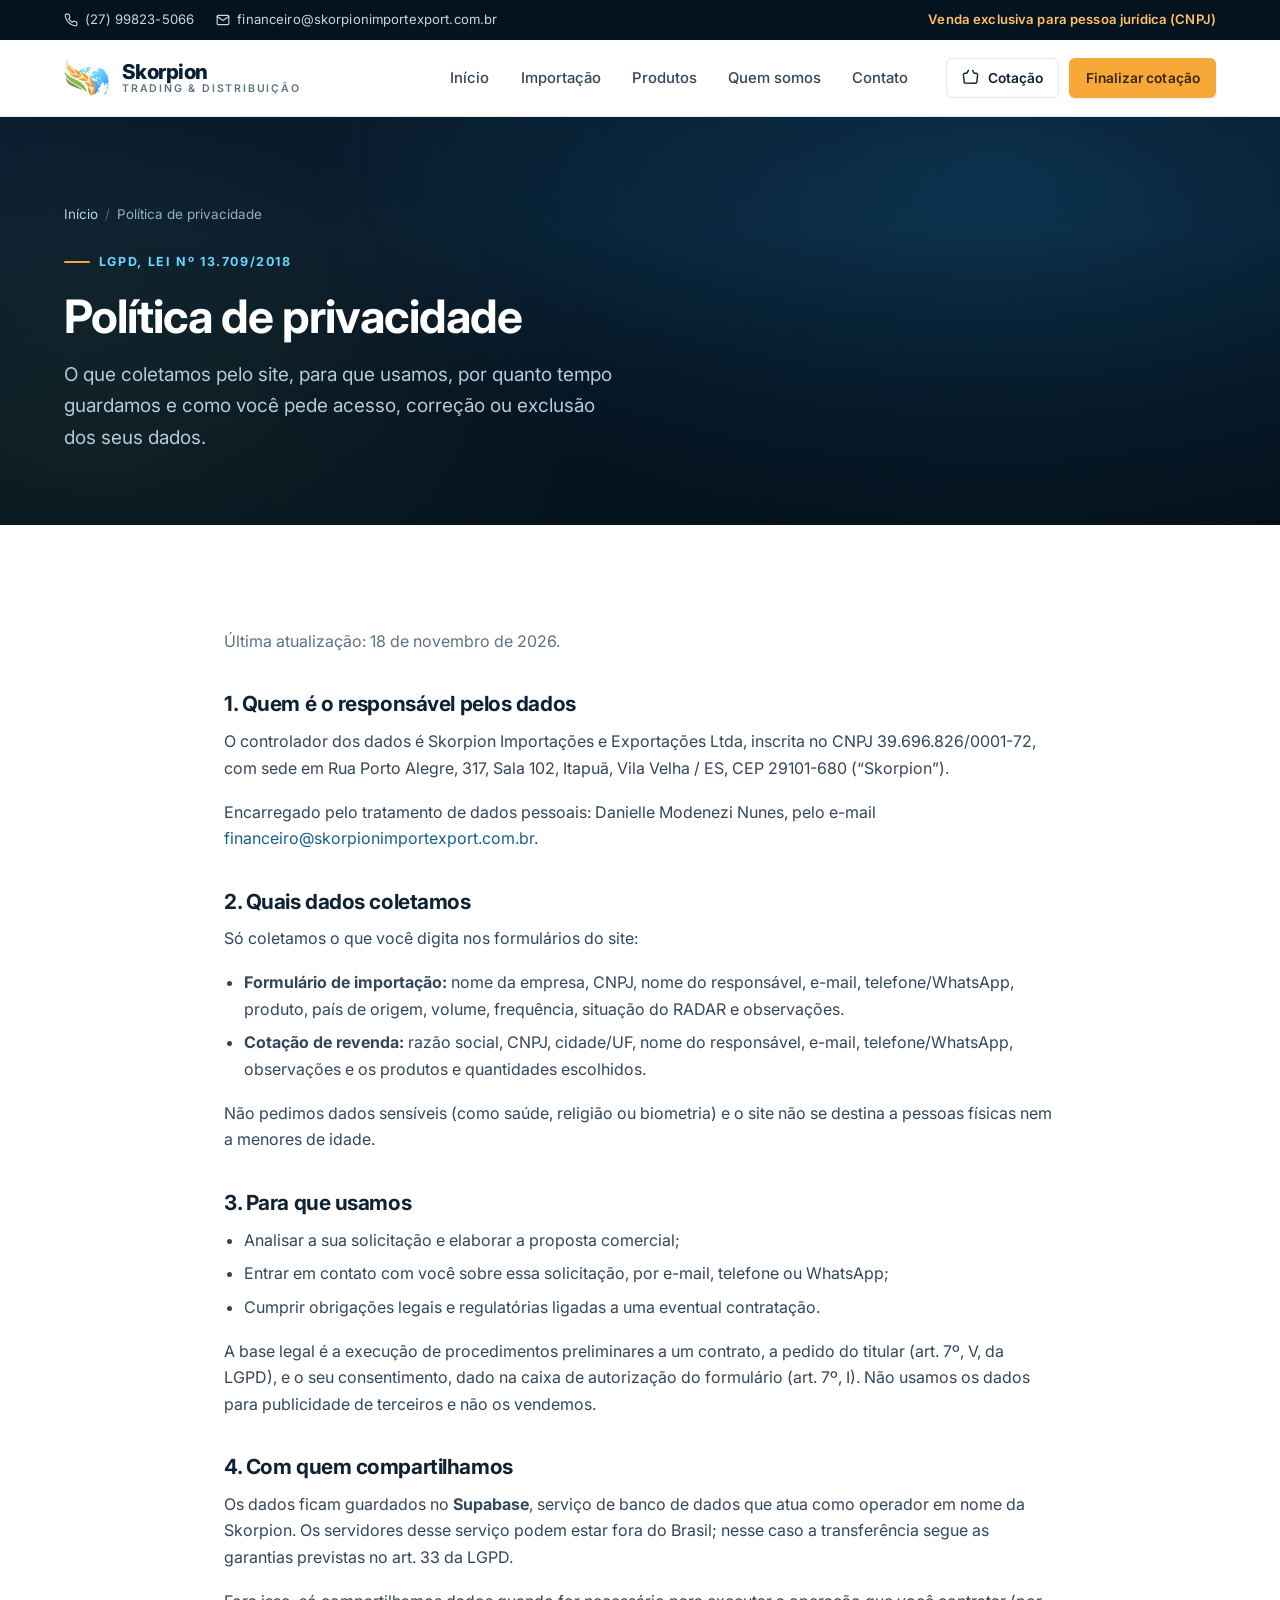
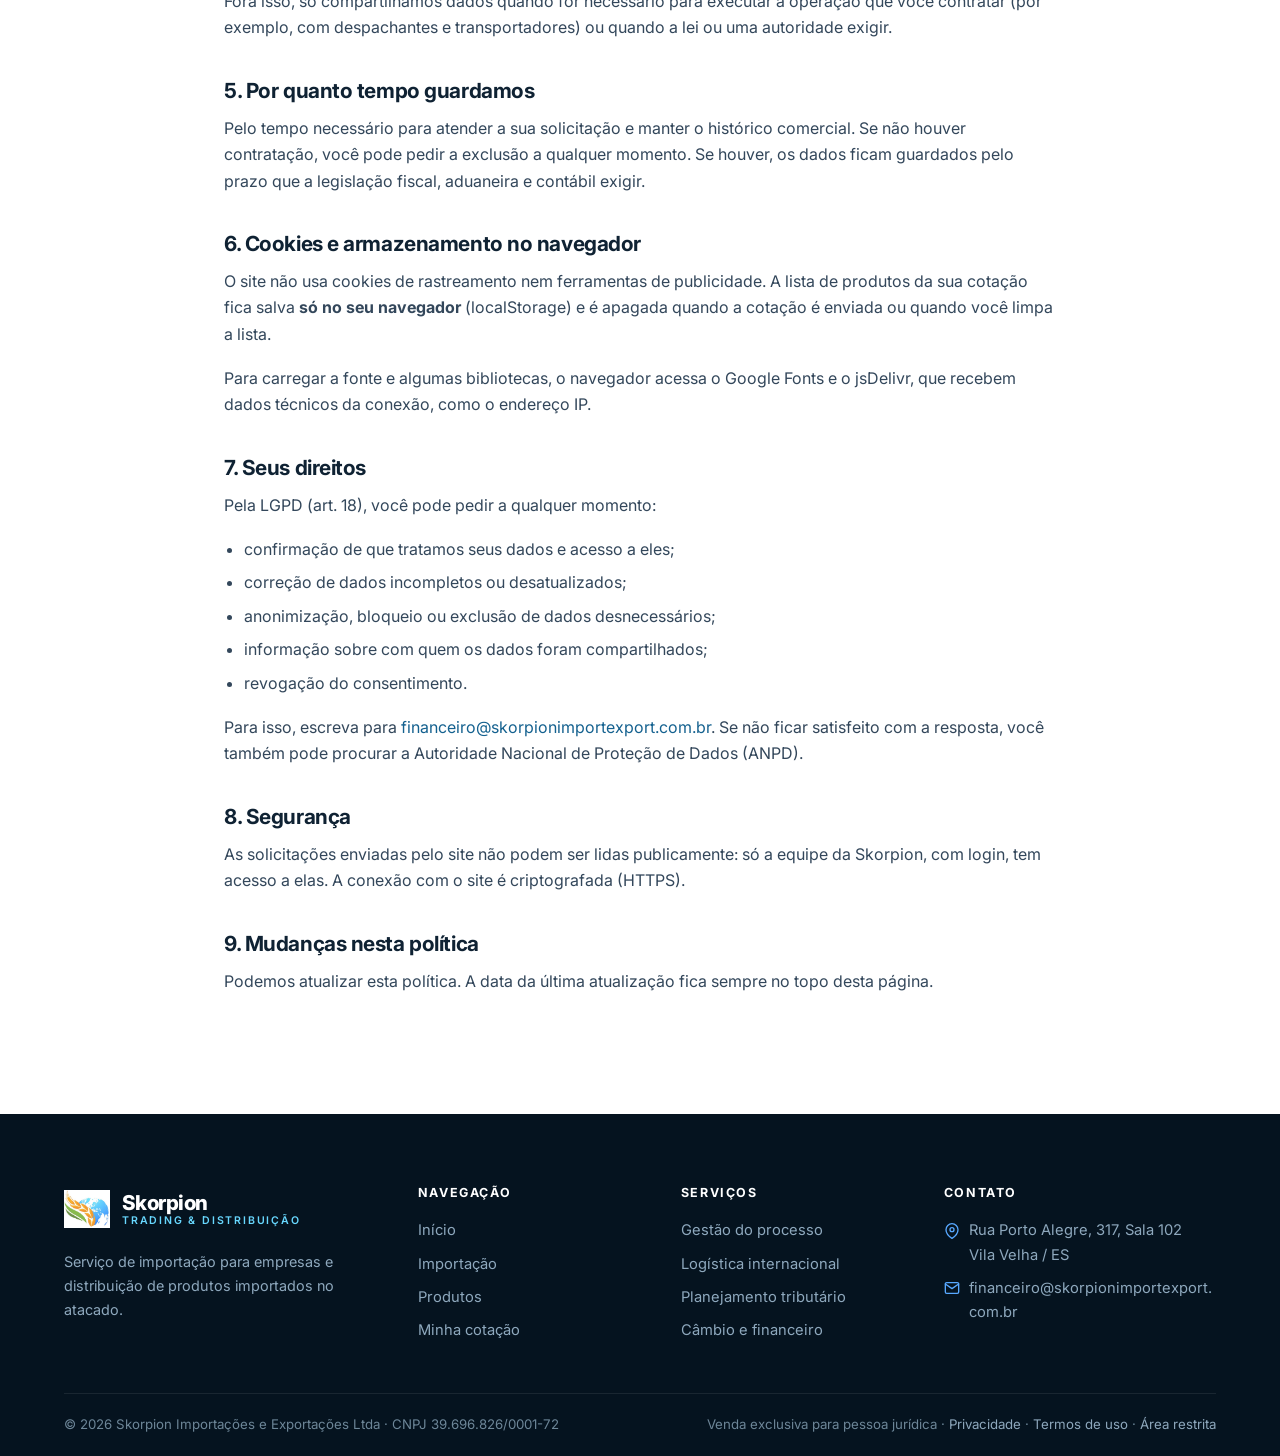
<file: privacidade.html>
<!DOCTYPE html>
<html lang="pt-BR">
<head>
<meta charset="UTF-8">
<meta name="viewport" content="width=device-width, initial-scale=1">
<title>Política de privacidade | Skorpion</title>
<meta name="description" content="Como a Skorpion coleta, usa, guarda e protege os dados enviados pelos formulários do site, e como exercer seus direitos pela LGPD.">
<meta name="theme-color" content="#0a2135">
<meta property="og:type" content="website">
<meta property="og:locale" content="pt_BR">
<meta property="og:site_name" content="Skorpion">
<meta property="og:title" content="Política de privacidade | Skorpion">
<meta property="og:description" content="Como a Skorpion trata os dados enviados pelo site, conforme a LGPD.">
<meta property="og:url" content="https://skorpionimportexport.com.br/privacidade.html">
<meta property="og:image" content="https://skorpionimportexport.com.br/assets/img/logo.jpg">
<meta name="twitter:card" content="summary">
<link rel="icon" href="assets/img/logo.jpg">
<link rel="preconnect" href="https://fonts.googleapis.com">
<link rel="preconnect" href="https://fonts.gstatic.com" crossorigin>
<link href="https://fonts.googleapis.com/css2?family=Inter:wght@400;500;600;700;800&display=swap" rel="stylesheet">
<link rel="stylesheet" href="assets/css/style.css">
</head>
<body>
<a class="skip-link" href="#conteudo-principal">Pular para o conteúdo</a>

<div class="topbar">
  <div class="container">
    <div class="topbar-info">
      <a data-emp-link="tel" href="#">
        <svg width="14" height="14" viewBox="0 0 24 24" fill="none" stroke="currentColor" stroke-width="2" stroke-linecap="round" stroke-linejoin="round"><path d="M22 16.92v3a2 2 0 0 1-2.18 2 19.79 19.79 0 0 1-8.63-3.07 19.5 19.5 0 0 1-6-6 19.79 19.79 0 0 1-3.07-8.67A2 2 0 0 1 4.11 2h3a2 2 0 0 1 2 1.72c.13.96.36 1.9.7 2.81a2 2 0 0 1-.45 2.11L8.09 9.91a16 16 0 0 0 6 6l1.27-1.27a2 2 0 0 1 2.11-.45c.9.34 1.85.57 2.81.7A2 2 0 0 1 22 16.92z"/></svg>
        <span data-emp="telefone"></span>
      </a>
      <a data-emp-link="email" href="#">
        <svg width="14" height="14" viewBox="0 0 24 24" fill="none" stroke="currentColor" stroke-width="2" stroke-linecap="round" stroke-linejoin="round"><path d="M4 4h16c1.1 0 2 .9 2 2v12c0 1.1-.9 2-2 2H4c-1.1 0-2-.9-2-2V6c0-1.1.9-2 2-2z"/><polyline points="22,6 12,13 2,6"/></svg>
        <span data-emp="email"></span>
      </a>
    </div>
    <div class="topbar-tag">Venda exclusiva para pessoa jurídica (CNPJ)</div>
  </div>
</div>

<header class="site-header">
  <div class="container">
    <a class="brand" href="index.html">
      <img src="assets/img/logo.jpg" alt="Skorpion">
      <span class="brand-text">
        <span class="brand-name">Skorpion</span>
        <span class="brand-tag">Trading &amp; Distribuição</span>
      </span>
    </a>
    <button class="nav-toggle" aria-label="Abrir menu" aria-expanded="false"><span></span></button>
    <nav class="nav">
      <a href="index.html">Início</a>
      <a href="importacao.html">Importação</a>
      <a href="produtos.html">Produtos</a>
      <a href="index.html#quem-somos">Quem somos</a>
      <a href="index.html#contato">Contato</a>
    </nav>
    <div class="header-actions">
      <a class="btn btn--outline btn--sm cart-link" href="cotacao.html" aria-label="Minha cotação">
        <svg width="17" height="17" viewBox="0 0 24 24" fill="none" stroke="currentColor" stroke-width="2" stroke-linecap="round" stroke-linejoin="round"><path d="M9 2 7 6H4a2 2 0 0 0-2 2.2l1 10A2 2 0 0 0 5 20h14a2 2 0 0 0 2-1.8l1-10A2 2 0 0 0 20 6h-3l-2-4"/></svg>
        <span>Cotação</span>
        <span class="cart-count" data-cart-count>0</span>
      </a>
      <a class="btn btn--amber btn--sm" href="cotacao.html">Finalizar cotação</a>
    </div>
  </div>
</header>
<div id="conteudo-principal" tabindex="-1"></div>

<section class="hero hero--page">
  <div class="container">
    <div class="hero-inner">
      <nav class="breadcrumb"><a href="index.html">Início</a><span>/</span>Política de privacidade</nav>
      <span class="eyebrow">LGPD, Lei nº 13.709/2018</span>
      <h1>Política de privacidade</h1>
      <p class="hero-sub">
        O que coletamos pelo site, para que usamos, por quanto tempo guardamos e como
        você pede acesso, correção ou exclusão dos seus dados.
      </p>
    </div>
  </div>
</section>

<main class="section">
  <div class="container container--narrow legal">

    <p class="muted">Última atualização: 18 de novembro de 2026.</p>

    <h2>1. Quem é o responsável pelos dados</h2>
    <p>
      O controlador dos dados é <span data-emp="razaoSocial"></span>, inscrita no CNPJ
      <span data-emp="cnpj"></span>, com sede em <span data-emp="endereco"></span>,
      <span data-emp="bairro"></span>, <span data-emp="cidadeUf"></span>,
      <span data-emp="cep"></span> (“Skorpion”).
    </p>
    <p>
      Encarregado pelo tratamento de dados pessoais: <span data-emp="encarregado"></span>,
      pelo e-mail <a data-emp-link="email" href="#"><span data-emp="email"></span></a>.
    </p>

    <h2>2. Quais dados coletamos</h2>
    <p>Só coletamos o que você digita nos formulários do site:</p>
    <ul>
      <li>
        <strong>Formulário de importação:</strong> nome da empresa, CNPJ, nome do responsável,
        e-mail, telefone/WhatsApp, produto, país de origem, volume, frequência, situação do
        RADAR e observações.
      </li>
      <li>
        <strong>Cotação de revenda:</strong> razão social, CNPJ, cidade/UF, nome do
        responsável, e-mail, telefone/WhatsApp, observações e os produtos e quantidades
        escolhidos.
      </li>
    </ul>
    <p>
      Não pedimos dados sensíveis (como saúde, religião ou biometria) e o site não se
      destina a pessoas físicas nem a menores de idade.
    </p>

    <h2>3. Para que usamos</h2>
    <ul>
      <li>Analisar a sua solicitação e elaborar a proposta comercial;</li>
      <li>Entrar em contato com você sobre essa solicitação, por e-mail, telefone ou WhatsApp;</li>
      <li>Cumprir obrigações legais e regulatórias ligadas a uma eventual contratação.</li>
    </ul>
    <p>
      A base legal é a execução de procedimentos preliminares a um contrato, a pedido do
      titular (art. 7º, V, da LGPD), e o seu consentimento, dado na caixa de autorização do
      formulário (art. 7º, I). Não usamos os dados para publicidade de terceiros e não os
      vendemos.
    </p>

    <h2>4. Com quem compartilhamos</h2>
    <p>
      Os dados ficam guardados no <strong>Supabase</strong>, serviço de banco de dados que
      atua como operador em nome da Skorpion. Os servidores desse serviço podem estar fora
      do Brasil; nesse caso a transferência segue as garantias previstas no art. 33 da LGPD.
    </p>
    <p>
      Fora isso, só compartilhamos dados quando for necessário para executar a operação
      que você contratar (por exemplo, com despachantes e transportadores) ou quando a lei
      ou uma autoridade exigir.
    </p>

    <h2>5. Por quanto tempo guardamos</h2>
    <p>
      Pelo tempo necessário para atender a sua solicitação e manter o histórico comercial.
      Se não houver contratação, você pode pedir a exclusão a qualquer momento. Se houver,
      os dados ficam guardados pelo prazo que a legislação fiscal, aduaneira e contábil exigir.
    </p>

    <h2>6. Cookies e armazenamento no navegador</h2>
    <p>
      O site não usa cookies de rastreamento nem ferramentas de publicidade. A lista de
      produtos da sua cotação fica salva <strong>só no seu navegador</strong> (localStorage)
      e é apagada quando a cotação é enviada ou quando você limpa a lista.
    </p>
    <p>
      Para carregar a fonte e algumas bibliotecas, o navegador acessa o Google Fonts e o
      jsDelivr, que recebem dados técnicos da conexão, como o endereço IP.
    </p>

    <h2>7. Seus direitos</h2>
    <p>Pela LGPD (art. 18), você pode pedir a qualquer momento:</p>
    <ul>
      <li>confirmação de que tratamos seus dados e acesso a eles;</li>
      <li>correção de dados incompletos ou desatualizados;</li>
      <li>anonimização, bloqueio ou exclusão de dados desnecessários;</li>
      <li>informação sobre com quem os dados foram compartilhados;</li>
      <li>revogação do consentimento.</li>
    </ul>
    <p>
      Para isso, escreva para <a data-emp-link="email" href="#"><span data-emp="email"></span></a>.
      Se não ficar satisfeito com a resposta, você também pode procurar a Autoridade Nacional
      de Proteção de Dados (ANPD).
    </p>

    <h2>8. Segurança</h2>
    <p>
      As solicitações enviadas pelo site não podem ser lidas publicamente: só a equipe da
      Skorpion, com login, tem acesso a elas. A conexão com o site é criptografada (HTTPS).
    </p>

    <h2>9. Mudanças nesta política</h2>
    <p>
      Podemos atualizar esta política. A data da última atualização fica sempre no topo
      desta página.
    </p>

  </div>
</main>

<footer class="site-footer">
  <div class="container">
    <div class="footer-grid">
      <div class="footer-about">
        <a class="brand" href="index.html">
          <img src="assets/img/logo.jpg" alt="Skorpion">
          <span class="brand-text">
            <span class="brand-name">Skorpion</span>
            <span class="brand-tag">Trading &amp; Distribuição</span>
          </span>
        </a>
        <p>Serviço de importação para empresas e distribuição de produtos importados no atacado.</p>
      </div>
      <div>
        <h5>Navegação</h5>
        <ul>
          <li><a href="index.html">Início</a></li>
          <li><a href="importacao.html">Importação</a></li>
          <li><a href="produtos.html">Produtos</a></li>
          <li><a href="cotacao.html">Minha cotação</a></li>
        </ul>
      </div>
      <div>
        <h5>Serviços</h5>
        <ul>
          <li><a href="importacao.html#servicos">Gestão do processo</a></li>
          <li><a href="importacao.html#servicos">Logística internacional</a></li>
          <li><a href="importacao.html#servicos">Planejamento tributário</a></li>
          <li><a href="importacao.html#servicos">Câmbio e financeiro</a></li>
        </ul>
      </div>
      <div>
        <h5>Contato</h5>
        <ul class="footer-contact">
          <li>
            <svg viewBox="0 0 24 24" fill="none" stroke="currentColor" stroke-width="2" stroke-linecap="round" stroke-linejoin="round"><path d="M21 10c0 7-9 13-9 13s-9-6-9-13a9 9 0 0 1 18 0z"/><circle cx="12" cy="10" r="3"/></svg>
            <span><span data-emp="endereco"></span><br><span data-emp="cidadeUf"></span></span>
          </li>
          <li>
            <svg viewBox="0 0 24 24" fill="none" stroke="currentColor" stroke-width="2" stroke-linecap="round" stroke-linejoin="round"><path d="M4 4h16c1.1 0 2 .9 2 2v12c0 1.1-.9 2-2 2H4c-1.1 0-2-.9-2-2V6c0-1.1.9-2 2-2z"/><polyline points="22,6 12,13 2,6"/></svg>
            <a data-emp-link="email" href="#"><span data-emp="email"></span></a>
          </li>
        </ul>
      </div>
    </div>
    <div class="footer-bottom">
      <span>© <span data-ano></span> <span data-emp="razaoSocial"></span> · CNPJ <span data-emp="cnpj"></span></span>
      <span>Venda exclusiva para pessoa jurídica · <a href="privacidade.html">Privacidade</a> · <a href="termos.html">Termos de uso</a> · <a href="admin.html">Área restrita</a></span>
    </div>
  </div>
</footer>

<script src="assets/js/config.js"></script>
<script src="assets/js/app.js"></script>
</body>
</html>
</file>
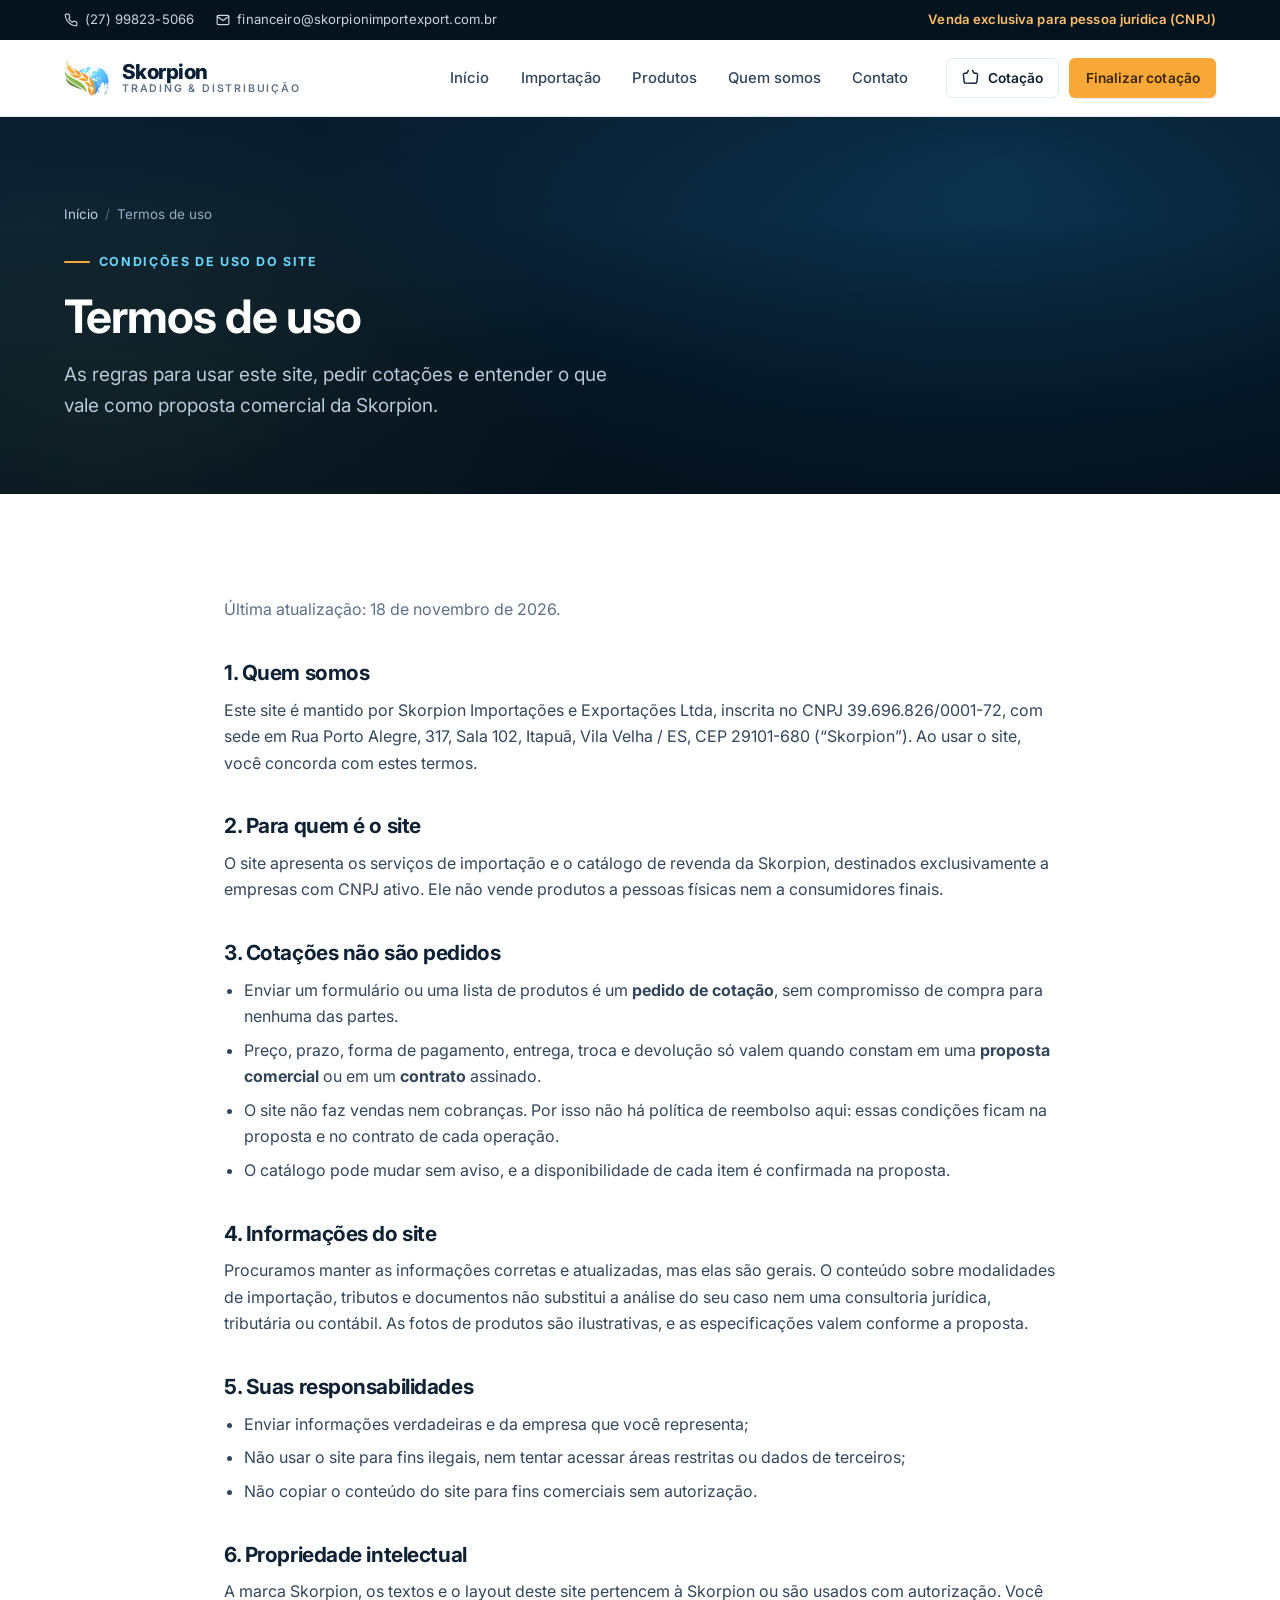
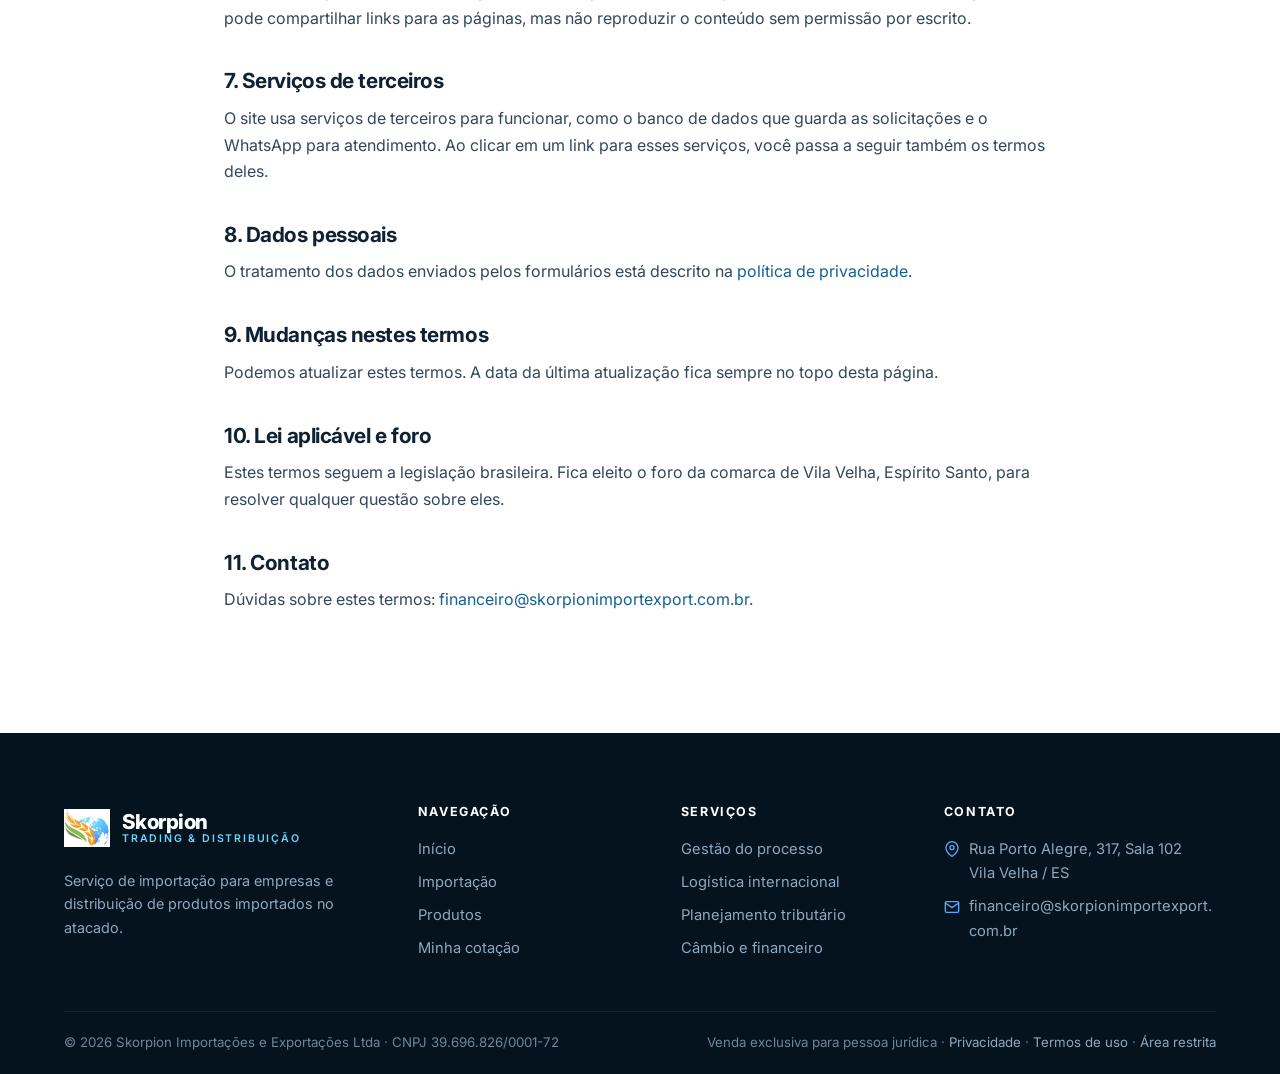
<file: termos.html>
<!DOCTYPE html>
<html lang="pt-BR">
<head>
<meta charset="UTF-8">
<meta name="viewport" content="width=device-width, initial-scale=1">
<title>Termos de uso | Skorpion</title>
<meta name="description" content="Regras de uso do site da Skorpion: pedidos de cotação, propostas comerciais, responsabilidades e lei aplicável.">
<meta name="theme-color" content="#0a2135">
<meta property="og:type" content="website">
<meta property="og:locale" content="pt_BR">
<meta property="og:site_name" content="Skorpion">
<meta property="og:title" content="Termos de uso | Skorpion">
<meta property="og:description" content="Regras de uso do site da Skorpion e o que vale como proposta comercial.">
<meta property="og:url" content="https://skorpionimportexport.com.br/termos.html">
<meta property="og:image" content="https://skorpionimportexport.com.br/assets/img/logo.jpg">
<meta name="twitter:card" content="summary">
<link rel="icon" href="assets/img/logo.jpg">
<link rel="preconnect" href="https://fonts.googleapis.com">
<link rel="preconnect" href="https://fonts.gstatic.com" crossorigin>
<link href="https://fonts.googleapis.com/css2?family=Inter:wght@400;500;600;700;800&display=swap" rel="stylesheet">
<link rel="stylesheet" href="assets/css/style.css">
</head>
<body>
<a class="skip-link" href="#conteudo-principal">Pular para o conteúdo</a>

<div class="topbar">
  <div class="container">
    <div class="topbar-info">
      <a data-emp-link="tel" href="#">
        <svg width="14" height="14" viewBox="0 0 24 24" fill="none" stroke="currentColor" stroke-width="2" stroke-linecap="round" stroke-linejoin="round"><path d="M22 16.92v3a2 2 0 0 1-2.18 2 19.79 19.79 0 0 1-8.63-3.07 19.5 19.5 0 0 1-6-6 19.79 19.79 0 0 1-3.07-8.67A2 2 0 0 1 4.11 2h3a2 2 0 0 1 2 1.72c.13.96.36 1.9.7 2.81a2 2 0 0 1-.45 2.11L8.09 9.91a16 16 0 0 0 6 6l1.27-1.27a2 2 0 0 1 2.11-.45c.9.34 1.85.57 2.81.7A2 2 0 0 1 22 16.92z"/></svg>
        <span data-emp="telefone"></span>
      </a>
      <a data-emp-link="email" href="#">
        <svg width="14" height="14" viewBox="0 0 24 24" fill="none" stroke="currentColor" stroke-width="2" stroke-linecap="round" stroke-linejoin="round"><path d="M4 4h16c1.1 0 2 .9 2 2v12c0 1.1-.9 2-2 2H4c-1.1 0-2-.9-2-2V6c0-1.1.9-2 2-2z"/><polyline points="22,6 12,13 2,6"/></svg>
        <span data-emp="email"></span>
      </a>
    </div>
    <div class="topbar-tag">Venda exclusiva para pessoa jurídica (CNPJ)</div>
  </div>
</div>

<header class="site-header">
  <div class="container">
    <a class="brand" href="index.html">
      <img src="assets/img/logo.jpg" alt="Skorpion">
      <span class="brand-text">
        <span class="brand-name">Skorpion</span>
        <span class="brand-tag">Trading &amp; Distribuição</span>
      </span>
    </a>
    <button class="nav-toggle" aria-label="Abrir menu" aria-expanded="false"><span></span></button>
    <nav class="nav">
      <a href="index.html">Início</a>
      <a href="importacao.html">Importação</a>
      <a href="produtos.html">Produtos</a>
      <a href="index.html#quem-somos">Quem somos</a>
      <a href="index.html#contato">Contato</a>
    </nav>
    <div class="header-actions">
      <a class="btn btn--outline btn--sm cart-link" href="cotacao.html" aria-label="Minha cotação">
        <svg width="17" height="17" viewBox="0 0 24 24" fill="none" stroke="currentColor" stroke-width="2" stroke-linecap="round" stroke-linejoin="round"><path d="M9 2 7 6H4a2 2 0 0 0-2 2.2l1 10A2 2 0 0 0 5 20h14a2 2 0 0 0 2-1.8l1-10A2 2 0 0 0 20 6h-3l-2-4"/></svg>
        <span>Cotação</span>
        <span class="cart-count" data-cart-count>0</span>
      </a>
      <a class="btn btn--amber btn--sm" href="cotacao.html">Finalizar cotação</a>
    </div>
  </div>
</header>
<div id="conteudo-principal" tabindex="-1"></div>

<section class="hero hero--page">
  <div class="container">
    <div class="hero-inner">
      <nav class="breadcrumb"><a href="index.html">Início</a><span>/</span>Termos de uso</nav>
      <span class="eyebrow">Condições de uso do site</span>
      <h1>Termos de uso</h1>
      <p class="hero-sub">
        As regras para usar este site, pedir cotações e entender o que vale como
        proposta comercial da Skorpion.
      </p>
    </div>
  </div>
</section>

<main class="section">
  <div class="container container--narrow legal">

    <p class="muted">Última atualização: 18 de novembro de 2026.</p>

    <h2>1. Quem somos</h2>
    <p>
      Este site é mantido por <span data-emp="razaoSocial"></span>, inscrita no CNPJ
      <span data-emp="cnpj"></span>, com sede em <span data-emp="endereco"></span>,
      <span data-emp="bairro"></span>, <span data-emp="cidadeUf"></span>,
      <span data-emp="cep"></span> (“Skorpion”). Ao usar o site, você concorda com estes termos.
    </p>

    <h2>2. Para quem é o site</h2>
    <p>
      O site apresenta os serviços de importação e o catálogo de revenda da Skorpion,
      destinados exclusivamente a empresas com CNPJ ativo. Ele não vende produtos a
      pessoas físicas nem a consumidores finais.
    </p>

    <h2>3. Cotações não são pedidos</h2>
    <ul>
      <li>Enviar um formulário ou uma lista de produtos é um <strong>pedido de cotação</strong>, sem compromisso de compra para nenhuma das partes.</li>
      <li>Preço, prazo, forma de pagamento, entrega, troca e devolução só valem quando constam em uma <strong>proposta comercial</strong> ou em um <strong>contrato</strong> assinado.</li>
      <li>O site não faz vendas nem cobranças. Por isso não há política de reembolso aqui: essas condições ficam na proposta e no contrato de cada operação.</li>
      <li>O catálogo pode mudar sem aviso, e a disponibilidade de cada item é confirmada na proposta.</li>
    </ul>

    <h2>4. Informações do site</h2>
    <p>
      Procuramos manter as informações corretas e atualizadas, mas elas são gerais. O
      conteúdo sobre modalidades de importação, tributos e documentos não substitui a
      análise do seu caso nem uma consultoria jurídica, tributária ou contábil. As
      fotos de produtos são ilustrativas, e as especificações valem conforme a proposta.
    </p>

    <h2>5. Suas responsabilidades</h2>
    <ul>
      <li>Enviar informações verdadeiras e da empresa que você representa;</li>
      <li>Não usar o site para fins ilegais, nem tentar acessar áreas restritas ou dados de terceiros;</li>
      <li>Não copiar o conteúdo do site para fins comerciais sem autorização.</li>
    </ul>

    <h2>6. Propriedade intelectual</h2>
    <p>
      A marca Skorpion, os textos e o layout deste site pertencem à Skorpion ou são
      usados com autorização. Você pode compartilhar links para as páginas, mas não
      reproduzir o conteúdo sem permissão por escrito.
    </p>

    <h2>7. Serviços de terceiros</h2>
    <p>
      O site usa serviços de terceiros para funcionar, como o banco de dados que guarda
      as solicitações e o WhatsApp para atendimento. Ao clicar em um link para esses
      serviços, você passa a seguir também os termos deles.
    </p>

    <h2>8. Dados pessoais</h2>
    <p>
      O tratamento dos dados enviados pelos formulários está descrito na
      <a href="privacidade.html">política de privacidade</a>.
    </p>

    <h2>9. Mudanças nestes termos</h2>
    <p>
      Podemos atualizar estes termos. A data da última atualização fica sempre no topo
      desta página.
    </p>

    <h2>10. Lei aplicável e foro</h2>
    <p>
      Estes termos seguem a legislação brasileira. Fica eleito o foro da comarca de
      Vila Velha, Espírito Santo, para resolver qualquer questão sobre eles.
    </p>

    <h2>11. Contato</h2>
    <p>
      Dúvidas sobre estes termos: <a data-emp-link="email" href="#"><span data-emp="email"></span></a>.
    </p>

  </div>
</main>

<footer class="site-footer">
  <div class="container">
    <div class="footer-grid">
      <div class="footer-about">
        <a class="brand" href="index.html">
          <img src="assets/img/logo.jpg" alt="Skorpion">
          <span class="brand-text">
            <span class="brand-name">Skorpion</span>
            <span class="brand-tag">Trading &amp; Distribuição</span>
          </span>
        </a>
        <p>Serviço de importação para empresas e distribuição de produtos importados no atacado.</p>
      </div>
      <div>
        <h5>Navegação</h5>
        <ul>
          <li><a href="index.html">Início</a></li>
          <li><a href="importacao.html">Importação</a></li>
          <li><a href="produtos.html">Produtos</a></li>
          <li><a href="cotacao.html">Minha cotação</a></li>
        </ul>
      </div>
      <div>
        <h5>Serviços</h5>
        <ul>
          <li><a href="importacao.html#servicos">Gestão do processo</a></li>
          <li><a href="importacao.html#servicos">Logística internacional</a></li>
          <li><a href="importacao.html#servicos">Planejamento tributário</a></li>
          <li><a href="importacao.html#servicos">Câmbio e financeiro</a></li>
        </ul>
      </div>
      <div>
        <h5>Contato</h5>
        <ul class="footer-contact">
          <li>
            <svg viewBox="0 0 24 24" fill="none" stroke="currentColor" stroke-width="2" stroke-linecap="round" stroke-linejoin="round"><path d="M21 10c0 7-9 13-9 13s-9-6-9-13a9 9 0 0 1 18 0z"/><circle cx="12" cy="10" r="3"/></svg>
            <span><span data-emp="endereco"></span><br><span data-emp="cidadeUf"></span></span>
          </li>
          <li>
            <svg viewBox="0 0 24 24" fill="none" stroke="currentColor" stroke-width="2" stroke-linecap="round" stroke-linejoin="round"><path d="M4 4h16c1.1 0 2 .9 2 2v12c0 1.1-.9 2-2 2H4c-1.1 0-2-.9-2-2V6c0-1.1.9-2 2-2z"/><polyline points="22,6 12,13 2,6"/></svg>
            <a data-emp-link="email" href="#"><span data-emp="email"></span></a>
          </li>
        </ul>
      </div>
    </div>
    <div class="footer-bottom">
      <span>© <span data-ano></span> <span data-emp="razaoSocial"></span> · CNPJ <span data-emp="cnpj"></span></span>
      <span>Venda exclusiva para pessoa jurídica · <a href="privacidade.html">Privacidade</a> · <a href="termos.html">Termos de uso</a> · <a href="admin.html">Área restrita</a></span>
    </div>
  </div>
</footer>

<script src="assets/js/config.js"></script>
<script src="assets/js/app.js"></script>
</body>
</html>
</file>
<file: assets/css/style.css>
/* =====================================================================
   SKORPION — Design System
   Paleta extraída da logomarca:
     trigo/âmbar #F8A838 · verde #98C858 / #789858 · globo #58A8FF / #68D8FF
   O azul do globo foi aprofundado em navy para dar o tom institucional B2B.
   ===================================================================== */

:root {
  /* Base institucional */
  --navy-950: #05131f;
  --navy-900: #0a2135;
  --navy-850: #0c2941;
  --navy-800: #0e2c46;
  --navy-700: #143b5c;
  --navy-600: #1b4e77;

  /* Azul do globo */
  --blue-700: #14618f;
  --blue-600: #1670b0;
  --blue-500: #2e93da;
  --blue-400: #58a8ff;
  --blue-300: #68d8ff;
  --blue-050: #eaf4fd;

  /* Trigo / âmbar */
  --amber-700: #96590a;
  --amber-600: #e08a18;
  --amber-500: #f8a838;
  --amber-400: #fdc069;
  --amber-050: #fff5e6;

  /* Verde da folha */
  --green-700: #4d6a35;
  --green-600: #789858;
  --green-500: #98c858;
  --green-050: #f1f7e8;

  /* Neutros */
  --ink: #0f2233;
  --ink-2: #33475b;
  --muted: #5d7186;
  --muted-2: #5f7385;
  --line: #e1e8ef;
  --line-2: #eef3f7;
  --bg: #ffffff;
  --bg-soft: #f5f8fb;
  --bg-softer: #fafcfd;

  --danger: #c0392b;
  --danger-bg: #fdecea;
  --success: #1e7a4f;
  --success-bg: #e8f6ef;
  --warn: #9a6a05;
  --warn-bg: #fdf4e1;

  --radius-sm: 6px;
  --radius: 10px;
  --radius-lg: 16px;
  --radius-xl: 22px;

  --shadow-sm: 0 1px 2px rgba(10, 33, 53, .06), 0 1px 3px rgba(10, 33, 53, .04);
  --shadow: 0 4px 16px rgba(10, 33, 53, .07), 0 1px 3px rgba(10, 33, 53, .05);
  --shadow-lg: 0 18px 50px rgba(10, 33, 53, .12), 0 4px 12px rgba(10, 33, 53, .06);
  --shadow-navy: 0 20px 60px rgba(5, 19, 31, .45);

  --container: 1200px;
  --header-h: 76px;

  --font: 'Inter', -apple-system, BlinkMacSystemFont, 'Segoe UI', Roboto, Arial, sans-serif;

  --ease: cubic-bezier(.22, .61, .36, 1);
}

/* ------------------------------ Reset ------------------------------ */
*, *::before, *::after { box-sizing: border-box; }
html { -webkit-text-size-adjust: 100%; scroll-behavior: smooth; scroll-padding-top: calc(var(--header-h) + 16px); }
body {
  margin: 0;
  font-family: var(--font);
  font-size: 16px;
  line-height: 1.65;
  color: var(--ink-2);
  background: var(--bg);
  -webkit-font-smoothing: antialiased;
  text-rendering: optimizeLegibility;
}
img, svg, canvas { display: block; max-width: 100%; }
img { height: auto; }
a { color: var(--blue-700); text-decoration: none; }
a:hover { color: var(--blue-600); }
button, input, select, textarea { font: inherit; color: inherit; }
button { cursor: pointer; }
h1, h2, h3, h4, h5 {
  margin: 0 0 .6em;
  color: var(--ink);
  font-weight: 700;
  line-height: 1.18;
  letter-spacing: -.021em;
}
h1 { font-size: clamp(2.1rem, 4.4vw, 3.35rem); }
h2 { font-size: clamp(1.65rem, 3vw, 2.35rem); }
h3 { font-size: clamp(1.15rem, 1.7vw, 1.4rem); }
h4 { font-size: 1.05rem; }
p { margin: 0 0 1.1em; }
ul, ol { margin: 0 0 1.1em; padding-left: 1.25em; }
li { margin-bottom: .4em; }
hr { border: 0; border-top: 1px solid var(--line); margin: 2rem 0; }
:focus-visible { outline: 3px solid var(--blue-400); outline-offset: 2px; border-radius: 4px; }
.skip-link { position: absolute; left: 16px; top: -80px; z-index: 200; padding: .7rem 1.1rem; border-radius: 8px; background: var(--navy-900); color: #fff; font-weight: 600; }
.skip-link:focus { top: 12px; color: #fff; }
#conteudo-principal:focus { outline: none; }

/* ---------------------------- Utilitários -------------------------- */
.container { width: 100%; max-width: var(--container); margin: 0 auto; padding: 0 24px; }
.container--narrow { max-width: 880px; }
.section { padding: clamp(56px, 8vw, 104px) 0; }
.section--tight { padding: clamp(40px, 5vw, 64px) 0; }
.section--soft { background: var(--bg-soft); }
.section--navy { background: var(--navy-900); color: #c9d8e4; }
.section--navy h2, .section--navy h3 { color: #fff; }

/* Texto longo (política de privacidade) */
.legal h2 { font-size: 1.3rem; margin: 2.4rem 0 .7rem; }
.legal li { margin-bottom: .45rem; }
.section--line { border-top: 1px solid var(--line); }

.eyebrow {
  display: inline-flex; align-items: center; gap: .55rem;
  font-size: .78rem; font-weight: 700; letter-spacing: .13em; text-transform: uppercase;
  color: var(--blue-700); margin-bottom: 1rem;
}
.eyebrow::before { content: ''; width: 26px; height: 2px; background: var(--amber-500); border-radius: 2px; }
.section--navy .eyebrow, .hero .eyebrow, .cta-band .eyebrow { color: var(--blue-300); }

.section-head { max-width: 720px; margin-bottom: clamp(32px, 4vw, 54px); }
.section-head--center { margin-left: auto; margin-right: auto; text-align: center; }
.section-head p { font-size: 1.08rem; color: var(--muted); margin-bottom: 0; }
.section--navy .section-head p { color: #a9c0d3; }

.lead { font-size: 1.12rem; color: var(--ink-2); }
.muted { color: var(--muted); }
.small { font-size: .875rem; }
.tiny { font-size: .8rem; }
.center { text-align: center; }
.mb-0 { margin-bottom: 0; }
.mt-2 { margin-top: 2rem; }
.nowrap { white-space: nowrap; }
.sr-only {
  position: absolute; width: 1px; height: 1px; padding: 0; margin: -1px;
  overflow: hidden; clip: rect(0 0 0 0); white-space: nowrap; border: 0;
}
.hide { display: none !important; }

/* Itens de grid têm min-width:auto por padrão, o que faz um filho largo
   esticar a trilha e vazar a página no celular. Zerar resolve na raiz. */
.grid > *, .split > *, .cart-layout > *, .product-detail > *,
.form-grid > *, .paths > *, .stats > *, .footer-grid > * { min-width: 0; }

.grid { display: grid; gap: 24px; }
.grid-2 { grid-template-columns: repeat(auto-fit, minmax(380px, 1fr)); }
.grid-3 { grid-template-columns: repeat(auto-fit, minmax(290px, 1fr)); }
.grid-4 { grid-template-columns: repeat(auto-fit, minmax(230px, 1fr)); }

/* ------------------------------ Botões ----------------------------- */
.btn {
  display: inline-flex; align-items: center; justify-content: center; gap: .55rem;
  padding: .82rem 1.5rem;
  border: 1px solid transparent; border-radius: var(--radius);
  font-size: .95rem; font-weight: 600; letter-spacing: .005em;
  text-align: center; text-decoration: none; white-space: nowrap;
  transition: background-color .18s var(--ease), border-color .18s var(--ease),
              color .18s var(--ease), transform .18s var(--ease), box-shadow .18s var(--ease);
}
.btn:active { transform: translateY(1px); }
.btn[disabled], .btn.is-loading { opacity: .6; pointer-events: none; }

.btn--primary { background: var(--navy-800); color: #fff; box-shadow: var(--shadow-sm); }
.btn--primary:hover { background: var(--navy-700); color: #fff; box-shadow: var(--shadow); }

.btn--blue { background: var(--blue-600); color: #fff; box-shadow: var(--shadow-sm); }
.btn--blue:hover { background: var(--blue-700); color: #fff; box-shadow: var(--shadow); }

.btn--amber { background: var(--amber-500); color: #3b2504; box-shadow: var(--shadow-sm); }
.btn--amber:hover { background: var(--amber-400); color: #3b2504; box-shadow: var(--shadow); }

.btn--green { background: var(--green-600); color: #fff; }
.btn--green:hover { background: var(--green-700); color: #fff; }

.btn--outline { background: transparent; border-color: var(--line); color: var(--ink); }
.btn--outline:hover { border-color: var(--navy-700); background: var(--bg-soft); color: var(--ink); }

.btn--ghost-light { background: rgba(255, 255, 255, .08); border-color: rgba(255, 255, 255, .28); color: #fff; }
.btn--ghost-light:hover { background: rgba(255, 255, 255, .16); color: #fff; }

.btn--sm { padding: .5rem .95rem; font-size: .86rem; border-radius: var(--radius-sm); }
.btn--lg { padding: 1rem 1.9rem; font-size: 1rem; }
.btn--block { width: 100%; }
.btn--danger { background: var(--danger-bg); color: var(--danger); border-color: #f5cdc7; }
.btn--danger:hover { background: var(--danger); color: #fff; }

.btn-row { display: flex; flex-wrap: wrap; gap: 14px; }

/* ------------------------------ Header ----------------------------- */
.topbar {
  background: var(--navy-950); color: #9fb6c8;
  font-size: .82rem; letter-spacing: .01em;
}
.topbar .container { display: flex; justify-content: space-between; align-items: center; gap: 20px; min-height: 40px; flex-wrap: wrap; }
.topbar a { color: #c5d6e4; }
.topbar a:hover { color: #fff; }
.topbar-info { display: flex; gap: 22px; flex-wrap: wrap; align-items: center; }
.topbar-info span, .topbar-info a { display: inline-flex; align-items: center; gap: .45rem; }
.topbar-tag { color: var(--amber-400); font-weight: 600; }

.site-header {
  position: sticky; top: 0; z-index: 60;
  background: rgba(255, 255, 255, .94);
  backdrop-filter: saturate(160%) blur(12px);
  border-bottom: 1px solid var(--line);
}
.site-header .container { display: flex; align-items: center; gap: 24px; min-height: var(--header-h); }

.brand { display: flex; align-items: center; gap: 12px; text-decoration: none; margin-right: auto; }
.brand img { width: 46px; height: 46px; object-fit: contain; }
.brand-text { display: flex; flex-direction: column; line-height: 1.1; }
.brand-name { font-size: 1.28rem; font-weight: 800; color: var(--navy-900); letter-spacing: -.025em; }
.brand-tag { font-size: .66rem; font-weight: 600; letter-spacing: .17em; text-transform: uppercase; color: var(--muted-2); }

.nav { display: flex; align-items: center; gap: 4px; }
.nav a {
  padding: .55rem .85rem; border-radius: var(--radius-sm);
  font-size: .93rem; font-weight: 500; color: var(--ink-2);
}
.nav a:hover { background: var(--bg-soft); color: var(--navy-800); }
.nav a.is-active { color: var(--navy-900); font-weight: 600; }
.nav a.is-active::after {
  content: ''; display: block; height: 2px; margin-top: 4px; border-radius: 2px;
  background: var(--amber-500);
}
.header-actions { display: flex; align-items: center; gap: 10px; }

.cart-link { position: relative; }
.cart-count {
  position: absolute; top: -6px; right: -6px; min-width: 20px; height: 20px; padding: 0 5px;
  display: none; align-items: center; justify-content: center;
  background: var(--amber-500); color: #3b2504;
  border-radius: 999px; font-size: .72rem; font-weight: 800; line-height: 1;
}
.cart-count.is-visible { display: inline-flex; }

.nav-toggle {
  display: none; width: 44px; height: 40px; padding: 0;
  background: transparent; border: 1px solid var(--line); border-radius: var(--radius-sm);
}
.nav-toggle span, .nav-toggle span::before, .nav-toggle span::after {
  display: block; width: 18px; height: 2px; background: var(--navy-800); border-radius: 2px;
  margin: 0 auto; position: relative; transition: transform .2s var(--ease);
}
.nav-toggle span::before, .nav-toggle span::after { content: ''; position: absolute; left: 0; }
.nav-toggle span::before { top: -6px; }
.nav-toggle span::after { top: 6px; }

/* No celular a barra superior vira uma linha só: horário e selo saem,
   telefone e e-mail continuam a um toque de distância. */
@media (max-width: 760px) {
  .topbar { font-size: .76rem; }
  .topbar .container { flex-wrap: nowrap; gap: 14px; min-height: 36px; }
  .topbar-info { gap: 14px; flex-wrap: nowrap; overflow: hidden; }
  .topbar-info > .small { display: none; }
  .topbar-tag { display: none; }
  .topbar-info a { white-space: nowrap; }
}

@media (max-width: 960px) {
  .nav-toggle { display: block; order: 3; }
  .nav {
    order: 4; width: 100%; flex-direction: column; align-items: stretch; gap: 0;
    max-height: 0; overflow: hidden; transition: max-height .3s var(--ease);
  }
  .nav.is-open { max-height: 460px; padding-bottom: 14px; }
  .nav a { padding: .8rem .2rem; border-bottom: 1px solid var(--line-2); border-radius: 0; }
  .nav a.is-active::after { display: none; }
  .site-header .container { flex-wrap: wrap; padding-top: 10px; padding-bottom: 0; }
  .header-actions .btn--primary { display: none; }
}

/* ------------------------------- Hero ------------------------------ */
.hero {
  position: relative; overflow: hidden;
  background:
    radial-gradient(1100px 620px at 78% 12%, rgba(27, 127, 196, .30), transparent 62%),
    radial-gradient(760px 520px at 8% 82%, rgba(120, 152, 88, .16), transparent 64%),
    linear-gradient(168deg, var(--navy-900) 0%, var(--navy-950) 58%, #04101a 100%);
  color: #cfdeea;
  isolation: isolate;
}
.hero::after {
  content: ''; position: absolute; inset: 0; z-index: 1; pointer-events: none;
  background: linear-gradient(180deg, rgba(5, 19, 31, .30) 0%, rgba(5, 19, 31, 0) 28%, rgba(5, 19, 31, .55) 100%);
}
.hero-canvas {
  position: absolute; inset: 0; width: 100%; height: 100%;
  z-index: 0; opacity: 0; transition: opacity 1.1s var(--ease);
}
.hero-canvas.is-ready { opacity: 1; }
.hero .container { position: relative; z-index: 2; }

.hero--home { padding: clamp(64px, 9vw, 116px) 0 clamp(56px, 7vw, 92px); min-height: 90vh; display: flex; align-items: center; }
.hero-inner { max-width: 660px; }
.hero h1 { color: #fff; margin-bottom: 1rem; }
.hero h1 em { font-style: normal; color: var(--amber-400); }
.hero-sub { font-size: clamp(1.02rem, 1.5vw, 1.19rem); color: #b6cbdb; max-width: 560px; margin-bottom: 2rem; }

.hero-badges { display: flex; flex-wrap: wrap; gap: 10px; margin-bottom: 1.6rem; }
.hero-badge {
  display: inline-flex; align-items: center; gap: .5rem;
  padding: .38rem .8rem; border-radius: 999px;
  background: rgba(255, 255, 255, .07); border: 1px solid rgba(255, 255, 255, .16);
  font-size: .8rem; font-weight: 500; color: #d6e6f2;
}
.hero-badge .dot { width: 6px; height: 6px; border-radius: 50%; background: var(--green-500); }

/* Duas chamadas principais */
.paths {
  position: relative; z-index: 2;
  display: grid; grid-template-columns: repeat(auto-fit, minmax(310px, 1fr));
  gap: 22px; margin-top: clamp(40px, 5vw, 60px);
}
.path-card {
  position: relative; display: flex; flex-direction: column; gap: .35rem;
  padding: 30px 28px 28px;
  background: rgba(255, 255, 255, .055);
  border: 1px solid rgba(255, 255, 255, .15);
  border-radius: var(--radius-lg);
  overflow: hidden; text-decoration: none;
  transition: transform .28s var(--ease), border-color .28s var(--ease), background-color .28s var(--ease);
}
.path-card::before {
  content: ''; position: absolute; left: 0; top: 0; bottom: 0; width: 4px;
  background: var(--accent, var(--blue-400));
}
.path-card:hover { transform: translateY(-5px); background: rgba(255, 255, 255, .09); border-color: rgba(255, 255, 255, .3); }
.path-card:hover::after { opacity: .24; }
.path-card--import { --accent: var(--blue-300); }
.path-card--revenda { --accent: var(--amber-500); }

.path-icon {
  width: 48px; height: 48px; margin-bottom: 14px;
  display: grid; place-items: center; border-radius: 12px;
  background: rgba(255, 255, 255, .1); border: 1px solid rgba(255, 255, 255, .16);
  color: var(--accent);
}
.path-icon svg { width: 24px; height: 24px; }
.path-kicker { font-size: .72rem; font-weight: 700; letter-spacing: .15em; text-transform: uppercase; color: var(--accent); }
.path-card h2 { font-size: 1.5rem; color: #fff; margin: .2rem 0 .5rem; }
.path-card p { color: #b0c6d8; font-size: .96rem; margin-bottom: 1.2rem; }
.path-list { list-style: none; padding: 0; margin: 0 0 1.5rem; }
.path-list li { position: relative; padding-left: 1.5rem; font-size: .9rem; color: #c3d6e5; margin-bottom: .35rem; }
.path-list li::before {
  content: ''; position: absolute; left: 0; top: .55em; width: 7px; height: 7px;
  border-radius: 50%; background: var(--accent);
}
.path-cta {
  margin-top: auto; display: inline-flex; align-items: center; gap: .5rem;
  font-weight: 700; font-size: .95rem; color: #fff;
}
.path-cta svg { width: 17px; height: 17px; transition: transform .22s var(--ease); }
.path-card:hover .path-cta svg { transform: translateX(4px); }

/* Hero interno (páginas secundárias) */
.hero--page { padding: clamp(56px, 7vw, 86px) 0 clamp(48px, 6vw, 72px); }
.hero--page h1 { font-size: clamp(1.9rem, 3.6vw, 2.9rem); }
.hero--page .hero-sub { margin-bottom: 0; }
.hero--page .hero-canvas { opacity: 0; }
.hero--page .hero-canvas.is-ready { opacity: .85; }

/* No celular o globo ganha uma faixa própria no topo, para não passar por
   trás do título; nas páginas internas ele simplesmente sai de cena. */
@media (max-width: 760px) {
  .hero--home { padding-top: 200px; min-height: 0; }
  .hero h1 br { display: none; }
  .hero--home .hero-canvas.is-ready { opacity: .9; }
  .hero--page .hero-canvas { display: none; }
}

.breadcrumb { font-size: .84rem; color: #92aec4; margin-bottom: 1.2rem; }
.breadcrumb a { color: #b9d2e4; }
.breadcrumb a:hover { color: #fff; }
.breadcrumb span { margin: 0 .45rem; opacity: .5; }

/* --------------------------- Barra de números ---------------------- */
.stats {
  position: relative; z-index: 3;
  display: grid; grid-template-columns: repeat(auto-fit, minmax(190px, 1fr));
  gap: 1px; background: var(--line);
  border: 1px solid var(--line); border-radius: var(--radius-lg);
  overflow: hidden; box-shadow: var(--shadow);
  margin-top: -56px; background-color: var(--line);
}
.stat { background: #fff; padding: 28px 24px; text-align: center; }
.stat-value {
  font-size: clamp(1.7rem, 2.6vw, 2.2rem); font-weight: 800; color: var(--navy-800);
  letter-spacing: -.03em; line-height: 1.1;
}
.stat-value .suffix { color: var(--amber-700); }
.stat-label { font-size: .85rem; color: var(--muted); margin-top: .3rem; }

/* ------------------------------ Cards ------------------------------ */
.card {
  background: #fff; border: 1px solid var(--line); border-radius: var(--radius-lg);
  padding: 28px; box-shadow: var(--shadow-sm);
  transition: transform .25s var(--ease), box-shadow .25s var(--ease), border-color .25s var(--ease);
}
.card--hover:hover { transform: translateY(-4px); box-shadow: var(--shadow-lg); border-color: #cfdce7; }
.card h3 { margin-bottom: .55rem; }
.card p:last-child { margin-bottom: 0; }

.icon-box {
  width: 52px; height: 52px; border-radius: 13px; margin-bottom: 18px;
  display: grid; place-items: center;
  background: var(--blue-050); color: var(--blue-700);
  border: 1px solid #d5e7f6;
}
.icon-box svg { width: 25px; height: 25px; }
.icon-box--amber { background: var(--amber-050); color: var(--amber-700); border-color: #f7e0bb; }
.icon-box--green { background: var(--green-050); color: var(--green-700); border-color: #dfeacd; }
.icon-box--navy { background: #eaf0f5; color: var(--navy-800); border-color: #d8e2ea; }

.check-list { list-style: none; padding: 0; margin: 1rem 0 0; }
.check-list li { position: relative; padding-left: 1.85rem; margin-bottom: .55rem; font-size: .94rem; }
.check-list li::before {
  content: ''; position: absolute; left: 0; top: .34em; width: 18px; height: 18px; border-radius: 50%;
  background: var(--green-050) url("data:image/svg+xml,%3Csvg xmlns='http://www.w3.org/2000/svg' viewBox='0 0 24 24' fill='none' stroke='%235f7f42' stroke-width='3.2' stroke-linecap='round' stroke-linejoin='round'%3E%3Cpolyline points='20 6 9 17 4 12'/%3E%3C/svg%3E") center / 11px no-repeat;
  border: 1px solid #dcead0;
}
.section--navy .check-list li::before { background-color: rgba(152, 200, 88, .15); border-color: rgba(152, 200, 88, .3); }

/* --------------------------- Quem somos ---------------------------- */
.split { display: grid; grid-template-columns: 1.05fr .95fr; gap: clamp(36px, 5vw, 72px); align-items: center; }
@media (max-width: 900px) { .split { grid-template-columns: 1fr; } }

.figure-frame {
  position: relative; border-radius: var(--radius-xl); overflow: hidden;
  background: linear-gradient(150deg, var(--navy-900), var(--navy-700));
  aspect-ratio: 4 / 3; box-shadow: var(--shadow-navy);
  display: grid; place-items: center; padding: 40px;
}
.figure-frame::before {
  content: ''; position: absolute; inset: 0;
  background:
    radial-gradient(420px 300px at 70% 25%, rgba(88, 168, 255, .35), transparent 65%),
    radial-gradient(360px 260px at 20% 85%, rgba(248, 168, 56, .22), transparent 65%);
}
.figure-frame img { position: relative; width: min(70%, 320px); filter: drop-shadow(0 14px 34px rgba(0, 0, 0, .35)); }
.figure-caption {
  position: absolute; left: 24px; right: 24px; bottom: 22px; z-index: 2;
  font-size: .82rem; color: #b9d0e2; text-align: center;
}

/* --------------------------- Segmentos ----------------------------- */
.segment {
  display: flex; gap: 16px; align-items: flex-start;
  padding: 22px; background: #fff; border: 1px solid var(--line);
  border-radius: var(--radius); transition: border-color .22s var(--ease), box-shadow .22s var(--ease);
}
.segment:hover { border-color: var(--blue-400); box-shadow: var(--shadow); }
.segment-icon {
  flex: 0 0 auto; width: 40px; height: 40px; border-radius: 10px;
  display: grid; place-items: center; background: var(--bg-soft); color: var(--navy-700);
}
.segment-icon svg { width: 21px; height: 21px; }
.segment h4 { margin: 0 0 .2rem; font-size: 1rem; }
.segment p { margin: 0; font-size: .87rem; color: var(--muted); }

/* ----------------------------- Timeline ---------------------------- */
.timeline { position: relative; display: grid; gap: 0; counter-reset: step; }
.timeline::before {
  content: ''; position: absolute; left: 23px; top: 14px; bottom: 14px; width: 2px;
  background: linear-gradient(180deg, var(--blue-400), var(--amber-500));
  opacity: .35;
}
.timeline-item { position: relative; padding: 0 0 30px 68px; counter-increment: step; }
.timeline-item::before {
  content: counter(step, decimal-leading-zero);
  position: absolute; left: 0; top: 0;
  width: 48px; height: 48px; border-radius: 50%;
  display: grid; place-items: center;
  background: #fff; border: 2px solid var(--blue-400); color: var(--navy-800);
  font-weight: 800; font-size: .92rem; letter-spacing: -.02em;
  box-shadow: 0 0 0 5px rgba(88, 168, 255, .1);
}
.timeline-item:last-child { padding-bottom: 0; }
.timeline-item h4 { margin-bottom: .3rem; font-size: 1.08rem; }
.timeline-item p { margin: 0; font-size: .94rem; color: var(--muted); }
.timeline--navy .timeline-item::before { background: var(--navy-850); color: #fff; border-color: var(--blue-400); box-shadow: 0 0 0 5px rgba(88, 168, 255, .08); }
.timeline--navy .timeline-item h4 { color: #fff; }
.timeline--navy .timeline-item p { color: #a4bccf; }

/* ---------------------------- Modalidades -------------------------- */
.modality {
  border: 1px solid var(--line); border-radius: var(--radius-lg); overflow: hidden; background: #fff;
  display: flex; flex-direction: column;
}
.modality-head { padding: 22px 26px; background: var(--bg-soft); border-bottom: 1px solid var(--line); }
.modality-head h3 { margin: 0; font-size: 1.18rem; }
.modality-head .tag { margin-top: .5rem; }
.modality-body { padding: 24px 26px; flex: 1; }
.modality-body dl { margin: 0; }
.modality-body dt { font-size: .74rem; font-weight: 700; letter-spacing: .1em; text-transform: uppercase; color: var(--muted-2); margin-top: 1rem; }
.modality-body dt:first-child { margin-top: 0; }
.modality-body dd { margin: .2rem 0 0; font-size: .94rem; color: var(--ink-2); }

.tag {
  display: inline-block; padding: .22rem .6rem; border-radius: 999px;
  font-size: .72rem; font-weight: 700; letter-spacing: .04em; text-transform: uppercase;
}
.tag--blue { background: var(--blue-050); color: var(--blue-700); }
.tag--amber { background: var(--amber-050); color: var(--amber-700); }
.tag--green { background: var(--green-050); color: var(--green-700); }
.tag--gray { background: #eef2f6; color: var(--muted); }

/* ------------------------------ Tabela ----------------------------- */
.table-wrap { overflow-x: auto; border: 1px solid var(--line); border-radius: var(--radius-lg); background: #fff; }
table.data { width: 100%; border-collapse: collapse; font-size: .92rem; min-width: 620px; }
table.data th, table.data td { padding: 13px 16px; text-align: left; border-bottom: 1px solid var(--line-2); vertical-align: top; }
table.data thead th {
  background: var(--bg-soft); font-size: .76rem; font-weight: 700;
  letter-spacing: .09em; text-transform: uppercase; color: var(--muted);
  border-bottom: 1px solid var(--line); white-space: nowrap;
}
table.data tbody tr:last-child td { border-bottom: 0; }
table.data tbody tr:hover { background: var(--bg-softer); }

/* --------------------------- Confidencialidade --------------------- */
.confid {
  display: grid; grid-template-columns: repeat(auto-fit, minmax(250px, 1fr)); gap: 22px;
}
.confid-item { padding: 24px; border: 1px solid rgba(255, 255, 255, .12); border-radius: var(--radius); background: rgba(255, 255, 255, .04); }
.confid-item h4 { color: #fff; margin-bottom: .4rem; font-size: 1rem; }
.confid-item p { margin: 0; font-size: .9rem; color: #a4bccf; }
.confid-item .icon-box { background: rgba(88, 168, 255, .12); border-color: rgba(88, 168, 255, .25); color: var(--blue-300); width: 44px; height: 44px; margin-bottom: 14px; }

/* ---------------------------- Formulários -------------------------- */
.form-card {
  background: #fff; border: 1px solid var(--line); border-radius: var(--radius-lg);
  padding: clamp(24px, 3.5vw, 40px); box-shadow: var(--shadow);
}
.form-grid { display: grid; grid-template-columns: repeat(auto-fit, minmax(240px, 1fr)); gap: 18px 20px; }
.field { display: flex; flex-direction: column; gap: .4rem; min-width: 0; }
.field--full { grid-column: 1 / -1; }
.field label { font-size: .84rem; font-weight: 600; color: var(--ink); }
.field label .req { color: var(--danger); }
.field .hint { font-size: .78rem; color: var(--muted-2); }
.field input, .field select, .field textarea {
  width: 100%; padding: .7rem .85rem;
  background: #fff; border: 1px solid var(--line); border-radius: var(--radius-sm);
  font-size: .95rem; transition: border-color .18s var(--ease), box-shadow .18s var(--ease);
}
.field input:hover, .field select:hover, .field textarea:hover { border-color: #c9d5e0; }
.field input:focus, .field select:focus, .field textarea:focus {
  outline: none; border-color: var(--blue-500); box-shadow: 0 0 0 3px rgba(46, 147, 218, .16);
}
.field textarea { resize: vertical; min-height: 110px; }
.field select { appearance: none; padding-right: 2.2rem;
  background-image: url("data:image/svg+xml,%3Csvg xmlns='http://www.w3.org/2000/svg' viewBox='0 0 24 24' fill='none' stroke='%235d7186' stroke-width='2.4' stroke-linecap='round'%3E%3Cpolyline points='6 9 12 15 18 9'/%3E%3C/svg%3E");
  background-repeat: no-repeat; background-position: right .7rem center; background-size: 15px;
}
.field.has-error input, .field.has-error select, .field.has-error textarea { border-color: var(--danger); background: #fffbfb; }
.field .error-msg { font-size: .78rem; color: var(--danger); font-weight: 500; display: none; }
.field.has-error .error-msg { display: block; }
.field.is-valid input { border-color: #b9dcc9; }

.radio-row { display: flex; flex-wrap: wrap; gap: 10px; }
.radio-chip { position: relative; }
.radio-chip input { position: absolute; opacity: 0; inset: 0; cursor: pointer; }
.radio-chip span {
  display: inline-block; padding: .6rem 1.05rem;
  border: 1px solid var(--line); border-radius: var(--radius-sm);
  font-size: .9rem; transition: all .18s var(--ease); background: #fff;
}
.radio-chip input:checked + span { border-color: var(--navy-800); background: var(--navy-800); color: #fff; font-weight: 600; }
.radio-chip input:focus-visible + span { outline: 3px solid var(--blue-400); outline-offset: 2px; }

.checkbox-line { display: flex; gap: .65rem; align-items: flex-start; font-size: .88rem; }
.checkbox-line input { width: 17px; height: 17px; margin-top: .22rem; flex: 0 0 auto; accent-color: var(--navy-800); }

.form-footer { margin-top: 26px; padding-top: 22px; border-top: 1px solid var(--line-2); display: flex; flex-wrap: wrap; gap: 16px; align-items: center; justify-content: space-between; }

.alert { padding: 14px 18px; border-radius: var(--radius); font-size: .92rem; margin-bottom: 20px; border: 1px solid transparent; }
.alert--error { background: var(--danger-bg); color: #8e2a1f; border-color: #f3c8c2; }
.alert--success { background: var(--success-bg); color: #145c3b; border-color: #bfe3d1; }
.alert--info { background: var(--blue-050); color: var(--blue-700); border-color: #cde3f5; }
.alert--warn { background: var(--warn-bg); color: var(--warn); border-color: #f3dfb4; }

.form-success { text-align: center; padding: clamp(30px, 5vw, 56px) 20px; }
.form-success .icon-box { margin: 0 auto 20px; width: 64px; height: 64px; background: var(--success-bg); border-color: #bfe3d1; color: var(--success); }
.form-success .icon-box svg { width: 32px; height: 32px; }
.protocol {
  display: inline-block; margin: 6px 0 18px; padding: .5rem 1rem;
  background: var(--bg-soft); border: 1px dashed var(--line); border-radius: var(--radius-sm);
  font-family: ui-monospace, 'SFMono-Regular', Menlo, Consolas, monospace; font-size: .92rem; color: var(--navy-800);
}

/* ----------------------------- Catálogo ---------------------------- */
.catalog-toolbar {
  display: flex; flex-wrap: wrap; gap: 16px; align-items: center; justify-content: space-between;
  padding: 18px; background: #fff; border: 1px solid var(--line); border-radius: var(--radius-lg);
  box-shadow: var(--shadow-sm); margin-bottom: 28px;
}
.search-box { position: relative; flex: 1 1 280px; min-width: 0; }
.search-box input { width: 100%; padding: .72rem .9rem .72rem 2.5rem; border: 1px solid var(--line); border-radius: var(--radius-sm); font-size: .95rem; }
.search-box input:focus { outline: none; border-color: var(--blue-500); box-shadow: 0 0 0 3px rgba(46, 147, 218, .16); }
.search-box svg { position: absolute; left: .85rem; top: 50%; transform: translateY(-50%); width: 18px; height: 18px; color: var(--muted-2); }

.chips { display: flex; flex-wrap: wrap; gap: 8px; }
.chip {
  padding: .48rem .95rem; border: 1px solid var(--line); border-radius: 999px;
  background: #fff; font-size: .87rem; font-weight: 500; color: var(--ink-2);
  transition: all .18s var(--ease); white-space: nowrap;
}
.chip:hover { border-color: var(--blue-400); color: var(--navy-800); }
.chip.is-active { background: var(--navy-800); border-color: var(--navy-800); color: #fff; font-weight: 600; }

.product-grid { display: grid; grid-template-columns: repeat(auto-fill, minmax(258px, 1fr)); gap: 24px; }
.product-card {
  display: flex; flex-direction: column; background: #fff;
  border: 1px solid var(--line); border-radius: var(--radius-lg); overflow: hidden;
  transition: transform .25s var(--ease), box-shadow .25s var(--ease), border-color .25s var(--ease);
}
.product-card:hover { transform: translateY(-4px); box-shadow: var(--shadow-lg); border-color: #cfdce7; }
.product-thumb {
  position: relative; display: block; aspect-ratio: 4 / 3; overflow: hidden;
  background: var(--bg-soft); border-bottom: 1px solid var(--line-2);
}
.product-thumb img { width: 100%; height: 100%; object-fit: cover; transition: transform .45s var(--ease); }
.product-card:hover .product-thumb img { transform: scale(1.045); }
.product-thumb .placeholder-img {
  width: 100%; height: 100%; display: grid; place-items: center;
  background: linear-gradient(145deg, #eef3f8, #dfe8f0); color: var(--muted-2);
}
.product-thumb .placeholder-img svg { width: 44px; height: 44px; opacity: .55; }
.badge-destaque {
  position: absolute; top: 12px; left: 12px; z-index: 2;
  padding: .26rem .65rem; border-radius: 999px;
  background: var(--amber-500); color: #3b2504;
  font-size: .7rem; font-weight: 800; letter-spacing: .05em; text-transform: uppercase;
}
.product-body { padding: 18px 20px 20px; display: flex; flex-direction: column; flex: 1; }
.product-cat { font-size: .73rem; font-weight: 700; letter-spacing: .1em; text-transform: uppercase; color: var(--blue-700); margin-bottom: .4rem; }
.product-name { font-size: 1.04rem; font-weight: 700; color: var(--ink); line-height: 1.32; margin-bottom: .5rem; }
.product-name a { color: inherit; }
.product-name a:hover { color: var(--blue-700); }
.product-meta { font-size: .82rem; color: var(--muted); margin-bottom: 1rem; display: grid; gap: .15rem; }
.product-meta strong { color: var(--ink-2); font-weight: 600; }
.product-actions { margin-top: auto; display: flex; gap: 8px; }
.product-actions .btn { flex: 1; }

.empty-state { text-align: center; padding: 70px 20px; color: var(--muted); }
.empty-state .icon-box { margin: 0 auto 18px; }

.skeleton { background: linear-gradient(90deg, #eef2f6 25%, #f7fafc 50%, #eef2f6 75%); background-size: 200% 100%; animation: shimmer 1.3s infinite; border-radius: var(--radius); }
@keyframes shimmer { from { background-position: 200% 0; } to { background-position: -200% 0; } }
.skeleton-card { height: 330px; }

/* --------------------------- Página produto ------------------------ */
.product-detail { display: grid; grid-template-columns: 1.05fr 1fr; gap: clamp(28px, 4vw, 56px); align-items: start; }
@media (max-width: 880px) { .product-detail { grid-template-columns: 1fr; } }
.gallery-main {
  aspect-ratio: 4 / 3; border: 1px solid var(--line); border-radius: var(--radius-lg);
  overflow: hidden; background: var(--bg-soft);
}
.gallery-main img { width: 100%; height: 100%; object-fit: cover; }
.gallery-thumbs { display: flex; gap: 10px; margin-top: 12px; flex-wrap: wrap; }
.gallery-thumbs button {
  width: 74px; height: 58px; padding: 0; overflow: hidden;
  border: 2px solid var(--line); border-radius: var(--radius-sm); background: var(--bg-soft);
  transition: border-color .18s var(--ease);
}
.gallery-thumbs button img { width: 100%; height: 100%; object-fit: cover; }
.gallery-thumbs button.is-active { border-color: var(--blue-500); }

.spec-list { margin: 1.4rem 0 0; border-top: 1px solid var(--line-2); }
.spec-list div { display: flex; flex-wrap: wrap; gap: 4px 16px; padding: .8rem 0; border-bottom: 1px solid var(--line-2); font-size: .93rem; }
.spec-list dt { flex: 0 0 160px; color: var(--muted); }
.spec-list dd { margin: 0; flex: 1 1 200px; min-width: 0; font-weight: 600; color: var(--ink); overflow-wrap: anywhere; }
@media (max-width: 560px) { .spec-list dt { flex: 1 1 100%; } }

.qty-control { display: inline-flex; align-items: center; border: 1px solid var(--line); border-radius: var(--radius-sm); overflow: hidden; background: #fff; }
.qty-control button { width: 38px; height: 42px; border: 0; background: var(--bg-soft); font-size: 1.1rem; color: var(--navy-800); }
.qty-control button:hover { background: #e8eef4; }
.qty-control input { width: 62px; height: 42px; border: 0; border-left: 1px solid var(--line); border-right: 1px solid var(--line); text-align: center; font-weight: 600; }
.qty-control input:focus-visible { outline: 3px solid var(--blue-400); outline-offset: -3px; }

/* ----------------------------- Cotação ----------------------------- */
.cart-layout { display: grid; grid-template-columns: 1.5fr 1fr; gap: 32px; align-items: start; }
@media (max-width: 960px) { .cart-layout { grid-template-columns: 1fr; } }
.cart-item {
  display: grid; grid-template-columns: 84px 1fr auto; gap: 16px; align-items: center;
  padding: 16px; border: 1px solid var(--line); border-radius: var(--radius); background: #fff; margin-bottom: 12px;
}
.cart-item-thumb { width: 84px; height: 66px; border-radius: var(--radius-sm); overflow: hidden; background: var(--bg-soft); display: grid; place-items: center; }
.cart-item-thumb img { width: 100%; height: 100%; object-fit: cover; }
.cart-item-info h4 { margin: 0 0 .2rem; font-size: 1rem; }
.cart-item-info p { margin: 0; font-size: .82rem; color: var(--muted); }
.cart-item-side { display: flex; align-items: center; gap: 12px; }
.icon-btn {
  width: 36px; height: 36px; display: grid; place-items: center;
  border: 1px solid var(--line); border-radius: var(--radius-sm); background: #fff; color: var(--muted);
  transition: all .18s var(--ease);
}
.icon-btn:hover { border-color: var(--danger); color: var(--danger); background: var(--danger-bg); }
.icon-btn svg { width: 17px; height: 17px; }
@media (max-width: 560px) {
  .cart-item { grid-template-columns: 64px 1fr; }
  .cart-item-thumb { width: 64px; height: 54px; }
  .cart-item-side { grid-column: 1 / -1; justify-content: space-between; }
}
.summary-box { position: sticky; top: calc(var(--header-h) + 20px); }

/* ------------------------------ Admin ------------------------------ */
.admin-body { background: var(--bg-soft); }
.login-screen { min-height: 100vh; display: grid; place-items: center; padding: 40px 20px;
  background:
    radial-gradient(900px 520px at 70% 10%, rgba(27, 127, 196, .3), transparent 60%),
    linear-gradient(165deg, var(--navy-900), var(--navy-950));
}
.login-card { width: 100%; max-width: 420px; background: #fff; border-radius: var(--radius-lg); padding: 38px 34px; box-shadow: var(--shadow-navy); }
.login-card .brand { justify-content: center; margin: 0 0 22px; }

.admin-header { background: var(--navy-900); color: #fff; position: sticky; top: 0; z-index: 50; }
.admin-header .container { display: flex; align-items: center; gap: 18px; min-height: 64px; flex-wrap: wrap; }
.admin-header .brand-name { color: #fff; }
.admin-header .brand-tag { color: var(--blue-300); }
.admin-user { margin-left: auto; display: flex; align-items: center; gap: 14px; font-size: .86rem; color: #a9c3d6; }

.tabs { display: flex; gap: 2px; border-bottom: 1px solid var(--line); background: #fff; overflow-x: auto; }
.tab-btn {
  padding: 15px 20px; border: 0; background: transparent; white-space: nowrap;
  font-size: .92rem; font-weight: 600; color: var(--muted); border-bottom: 3px solid transparent;
  transition: all .18s var(--ease);
}
.tab-btn:hover { color: var(--navy-800); background: var(--bg-softer); }
.tab-btn.is-active { color: var(--navy-900); border-bottom-color: var(--amber-500); }
.tab-btn .pill { display: inline-block; margin-left: .45rem; padding: .1rem .45rem; border-radius: 999px; background: var(--amber-500); color: #3b2504; font-size: .7rem; font-weight: 800; }
.tab-panel { display: none; padding: 32px 0 60px; }
.tab-panel.is-active { display: block; }

.panel-head { display: flex; flex-wrap: wrap; gap: 14px; align-items: center; justify-content: space-between; margin-bottom: 22px; }
.panel-head h2 { margin: 0; font-size: 1.4rem; }

.status-select {
  padding: .35rem 1.8rem .35rem .6rem; border-radius: 999px; border: 1px solid transparent;
  font-size: .78rem; font-weight: 700; appearance: none; cursor: pointer;
  background-image: url("data:image/svg+xml,%3Csvg xmlns='http://www.w3.org/2000/svg' viewBox='0 0 24 24' fill='none' stroke='currentColor' stroke-width='3' stroke-linecap='round'%3E%3Cpolyline points='6 9 12 15 18 9'/%3E%3C/svg%3E");
  background-repeat: no-repeat; background-position: right .5rem center; background-size: 11px;
}
.status-novo          { background-color: var(--blue-050); color: var(--blue-700); border-color: #cde3f5; }
.status-em_atendimento{ background-color: var(--warn-bg); color: var(--warn); border-color: #f3dfb4; }
.status-fechado       { background-color: var(--success-bg); color: var(--success); border-color: #bfe3d1; }
.status-perdido       { background-color: #f1f3f5; color: #6b7480; border-color: #e0e4e8; }

.req-card { background: #fff; border: 1px solid var(--line); border-radius: var(--radius); margin-bottom: 14px; overflow: hidden; }
.req-head { display: flex; flex-wrap: wrap; gap: 14px; align-items: center; padding: 16px 20px; }
.req-head-main { flex: 1 1 260px; min-width: 0; }
.req-head-main h4 { margin: 0 0 .15rem; font-size: 1.02rem; }
.req-head-main p { margin: 0; font-size: .82rem; color: var(--muted); }
.req-actions { display: flex; align-items: center; gap: 8px; flex-wrap: wrap; }
.req-body { display: none; padding: 0 20px 20px; border-top: 1px solid var(--line-2); }
.req-card.is-open .req-body { display: block; }
.req-grid { display: grid; grid-template-columns: repeat(auto-fit, minmax(190px, 1fr)); gap: 14px 22px; padding-top: 18px; }
.req-grid div { font-size: .9rem; }
.req-grid dt { font-size: .72rem; font-weight: 700; letter-spacing: .08em; text-transform: uppercase; color: var(--muted-2); }
.req-grid dd { margin: .15rem 0 0; color: var(--ink); }
.btn-wa { background: #0f7a3f; color: #fff; }
.btn-wa:hover { background: #0b6332; color: #fff; }

.modal-backdrop {
  position: fixed; inset: 0; z-index: 100; display: none;
  background: rgba(6, 22, 36, .6); backdrop-filter: blur(3px);
  padding: 24px; overflow-y: auto;
}
.modal-backdrop.is-open { display: block; }
.modal {
  width: 100%; max-width: 760px; margin: 24px auto; background: #fff;
  border-radius: var(--radius-lg); box-shadow: var(--shadow-lg); overflow: hidden;
}
.modal-head { display: flex; align-items: center; justify-content: space-between; gap: 16px; padding: 20px 26px; border-bottom: 1px solid var(--line); }
.modal-head h3 { margin: 0; font-size: 1.15rem; }
.modal-body { padding: 26px; max-height: 68vh; overflow-y: auto; }
.modal-foot { display: flex; gap: 12px; justify-content: flex-end; padding: 18px 26px; border-top: 1px solid var(--line); background: var(--bg-soft); }

.upload-area {
  border: 2px dashed var(--line); border-radius: var(--radius); padding: 24px; text-align: center;
  background: var(--bg-softer); transition: all .2s var(--ease); cursor: pointer;
}
.upload-area:hover, .upload-area.is-drag { border-color: var(--blue-500); background: var(--blue-050); }
.upload-area p { margin: .4rem 0 0; font-size: .85rem; color: var(--muted); }
.photo-grid { display: grid; grid-template-columns: repeat(auto-fill, minmax(104px, 1fr)); gap: 10px; margin-top: 14px; }
.photo-item { position: relative; aspect-ratio: 1; border-radius: var(--radius-sm); overflow: hidden; border: 1px solid var(--line); background: var(--bg-soft); }
.photo-item img { width: 100%; height: 100%; object-fit: cover; }
.photo-item button {
  position: absolute; top: 4px; right: 4px; width: 24px; height: 24px; padding: 0;
  display: grid; place-items: center; border: 0; border-radius: 50%;
  background: rgba(12, 41, 65, .82); color: #fff; font-size: 14px; line-height: 1;
}
.photo-item button:hover { background: var(--danger); }
.photo-item .main-tag { position: absolute; bottom: 0; left: 0; right: 0; background: rgba(12, 41, 65, .82); color: #fff; font-size: .62rem; text-align: center; padding: 2px; letter-spacing: .06em; text-transform: uppercase; }

.spinner {
  width: 16px; height: 16px; border: 2px solid rgba(255, 255, 255, .35);
  border-top-color: #fff; border-radius: 50%; animation: spin .7s linear infinite;
}
.spinner--dark { border-color: rgba(15, 34, 51, .2); border-top-color: var(--navy-800); }
@keyframes spin { to { transform: rotate(360deg); } }
.loading-row { display: flex; align-items: center; gap: 10px; padding: 30px; color: var(--muted); justify-content: center; }

/* ------------------------------ CTA band --------------------------- */
.cta-band {
  position: relative; overflow: hidden; border-radius: var(--radius-xl);
  padding: clamp(34px, 5vw, 58px);
  background: linear-gradient(135deg, var(--navy-800), var(--navy-950) 70%);
  color: #c9dbe9; box-shadow: var(--shadow-navy);
}
.cta-band > * { position: relative; z-index: 1; }
.cta-band h2 { color: #fff; }
.cta-band p { max-width: 560px; color: #b3c9da; }

/* ------------------------------ Footer ----------------------------- */
.site-footer { background: var(--navy-950); color: #8ea8bd; padding: clamp(46px, 6vw, 72px) 0 0; font-size: .92rem; }
.footer-grid { display: grid; grid-template-columns: 1.4fr 1fr 1fr 1.2fr; gap: 36px; padding-bottom: 42px; }
@media (max-width: 860px) { .footer-grid { grid-template-columns: repeat(auto-fit, minmax(200px, 1fr)); } }
.site-footer .brand-name { color: #fff; }
.site-footer .brand-tag { color: var(--blue-300); }
.site-footer h5 { color: #fff; font-size: .78rem; letter-spacing: .13em; text-transform: uppercase; margin-bottom: 1.1rem; }
.site-footer ul { list-style: none; padding: 0; margin: 0; }
.site-footer li { margin-bottom: .55rem; }
.site-footer a { color: #8ea8bd; }
.site-footer a:hover { color: #fff; }
.footer-about p { font-size: .9rem; color: #8ea8bd; max-width: 320px; margin: 18px 0 0; }
.footer-contact li { display: flex; gap: .6rem; align-items: flex-start; }
.footer-contact svg { width: 16px; height: 16px; margin-top: .28rem; flex: 0 0 auto; color: var(--blue-400); }
.footer-bottom {
  border-top: 1px solid rgba(255, 255, 255, .08); padding: 20px 0;
  display: flex; flex-wrap: wrap; gap: 12px; justify-content: space-between; font-size: .83rem; color: #6d8698;
}

/* -------------------------- Placeholders --------------------------- */
/* Realça os campos que você ainda precisa preencher (assets/js/config.js) */
.ph {
  background: rgba(248, 168, 56, .16);
  border-bottom: 1px dashed var(--amber-600);
  border-radius: 3px; padding: 0 .2em;
  color: inherit; font-style: normal;
}
.section--navy .ph, .hero .ph, .site-footer .ph, .topbar .ph, .cta-band .ph {
  background: rgba(248, 168, 56, .22); border-bottom-color: var(--amber-400); color: #ffd9a0;
}

/* --------------------------- Animações ----------------------------- */
.reveal { opacity: 0; transform: translateY(22px); transition: opacity .7s var(--ease), transform .7s var(--ease); }
.reveal.is-visible { opacity: 1; transform: none; }
.reveal[data-delay="1"] { transition-delay: .09s; }
.reveal[data-delay="2"] { transition-delay: .18s; }
.reveal[data-delay="3"] { transition-delay: .27s; }
.reveal[data-delay="4"] { transition-delay: .36s; }

.toast {
  position: fixed; left: 50%; bottom: 28px; transform: translate(-50%, 130%); z-index: 200;
  display: flex; align-items: center; gap: .6rem;
  padding: .85rem 1.3rem; border-radius: var(--radius);
  background: var(--navy-900); color: #fff; font-size: .92rem; font-weight: 500;
  box-shadow: var(--shadow-lg); transition: transform .35s var(--ease); max-width: calc(100vw - 32px);
}
.toast.is-visible { transform: translate(-50%, 0); }
.toast svg { width: 18px; height: 18px; color: var(--green-500); flex: 0 0 auto; }

/* Abaixo de 520px, qualquer grade de cartões vira uma coluna só.
   Explícito de propósito: os mínimos em px de repeat(auto-fit) sozinhos
   ainda vazariam a página nas telas mais estreitas. */
@media (max-width: 520px) {
  .grid-2, .grid-3, .grid-4, .paths, .stats, .confid,
  .form-grid, .product-grid, .req-grid, .footer-grid {
    grid-template-columns: 1fr;
  }
}

/* Telas muito estreitas (≤ 400px): rótulos longos de botão podem quebrar
   em duas linhas em vez de vazar a página. */
@media (max-width: 400px) {
  .btn { white-space: normal; padding-left: 1.1rem; padding-right: 1.1rem; }
  .btn--lg { padding: .9rem 1.2rem; }
  .container { padding: 0 18px; }
}

/* E-mails e URLs longos nunca esticam o layout. */
.footer-contact a, .topbar-info a, .spec-list dd, .req-grid dd, .cart-item-info p {
  overflow-wrap: anywhere;
}

@media (prefers-reduced-motion: reduce) {
  html { scroll-behavior: auto; }
  *, *::before, *::after { animation-duration: .001ms !important; animation-iteration-count: 1 !important; transition-duration: .001ms !important; }
  .reveal { opacity: 1; transform: none; }
}

@media print {
  .site-header, .topbar, .site-footer, .hero-canvas, .btn { display: none !important; }
}
</file>
